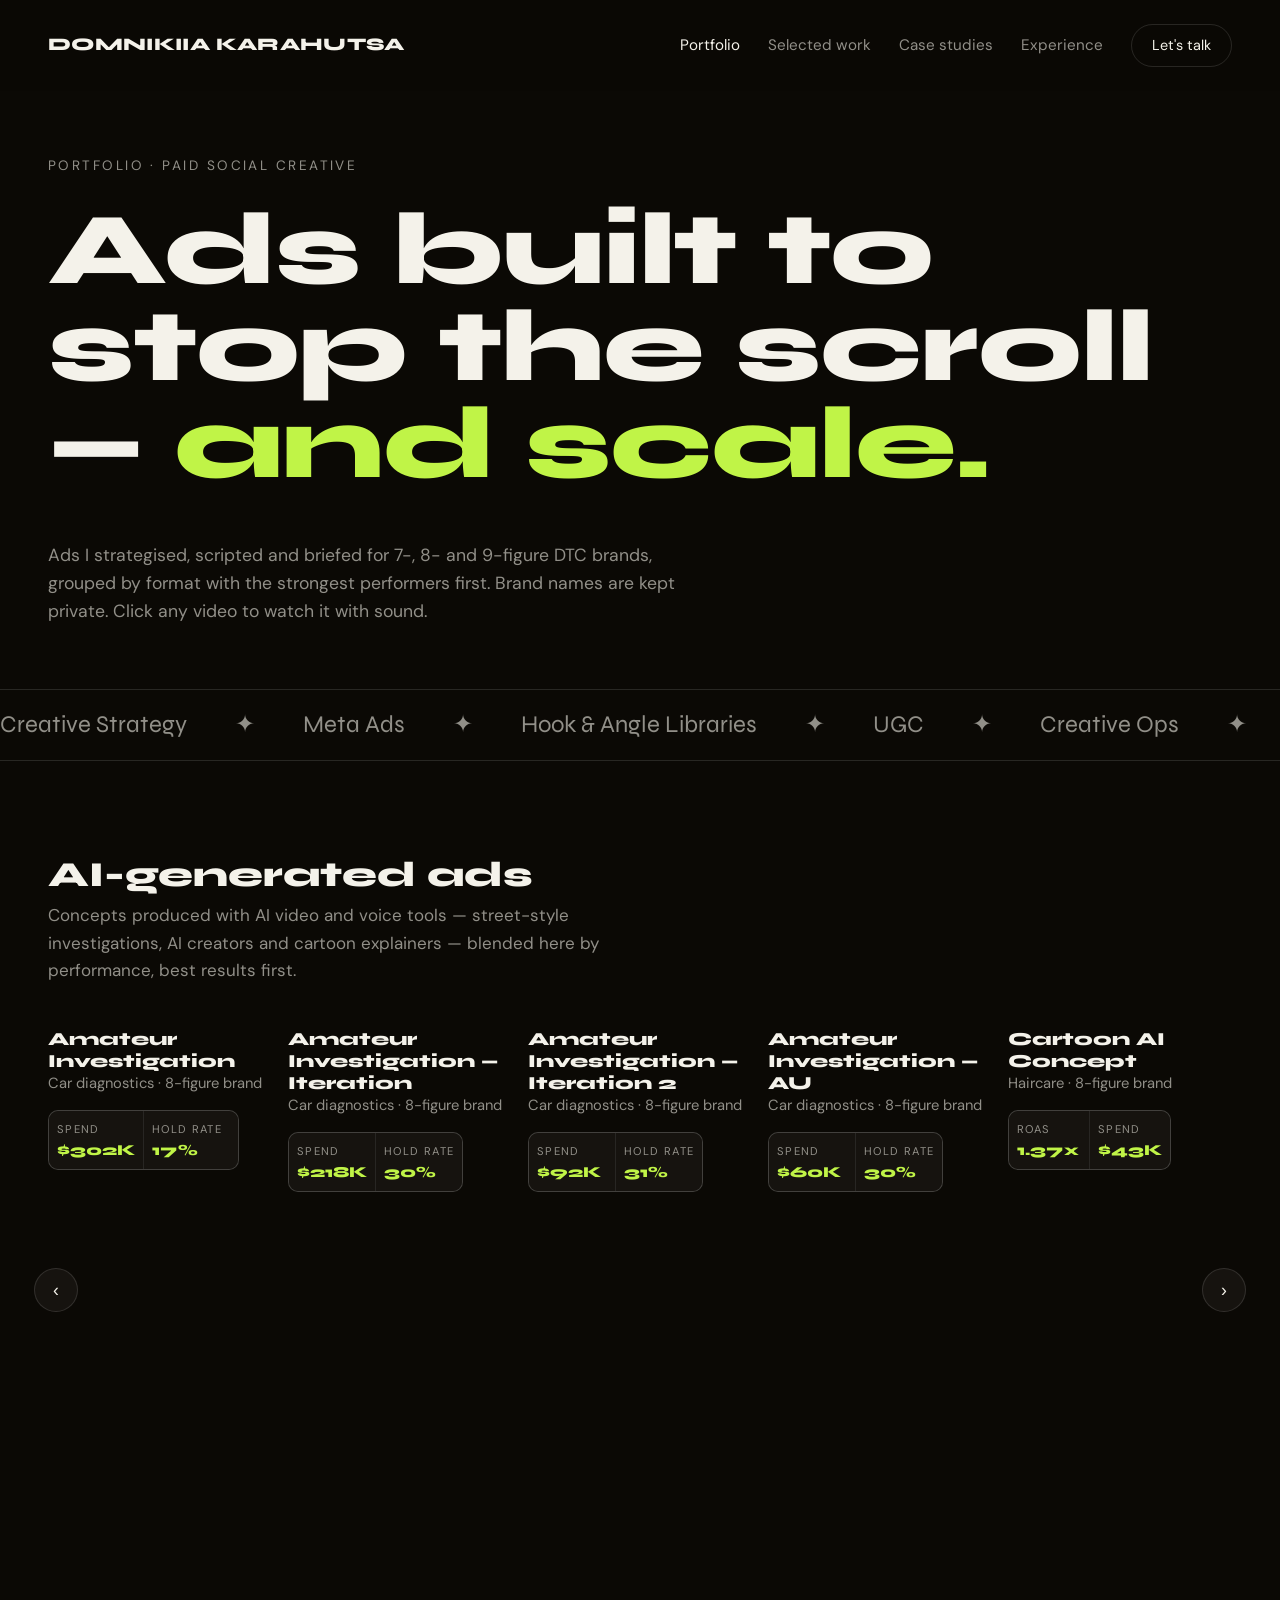
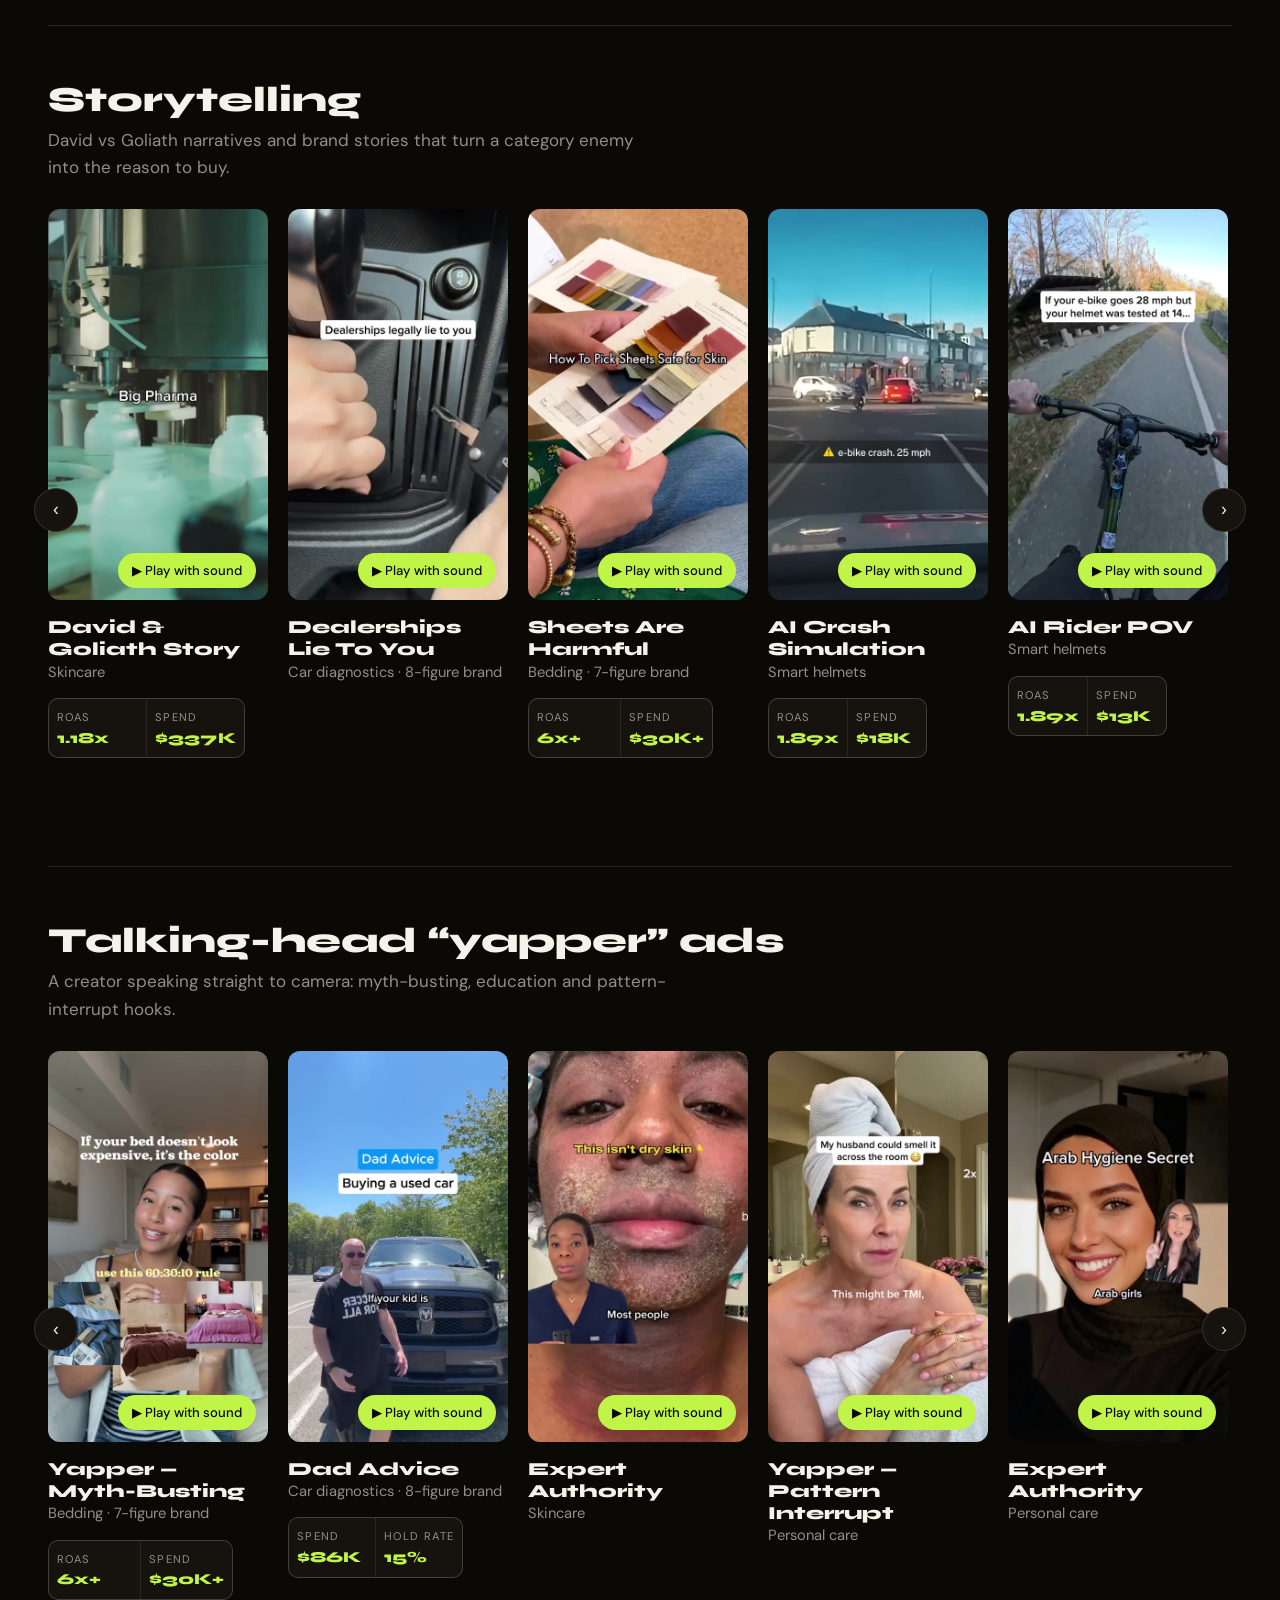
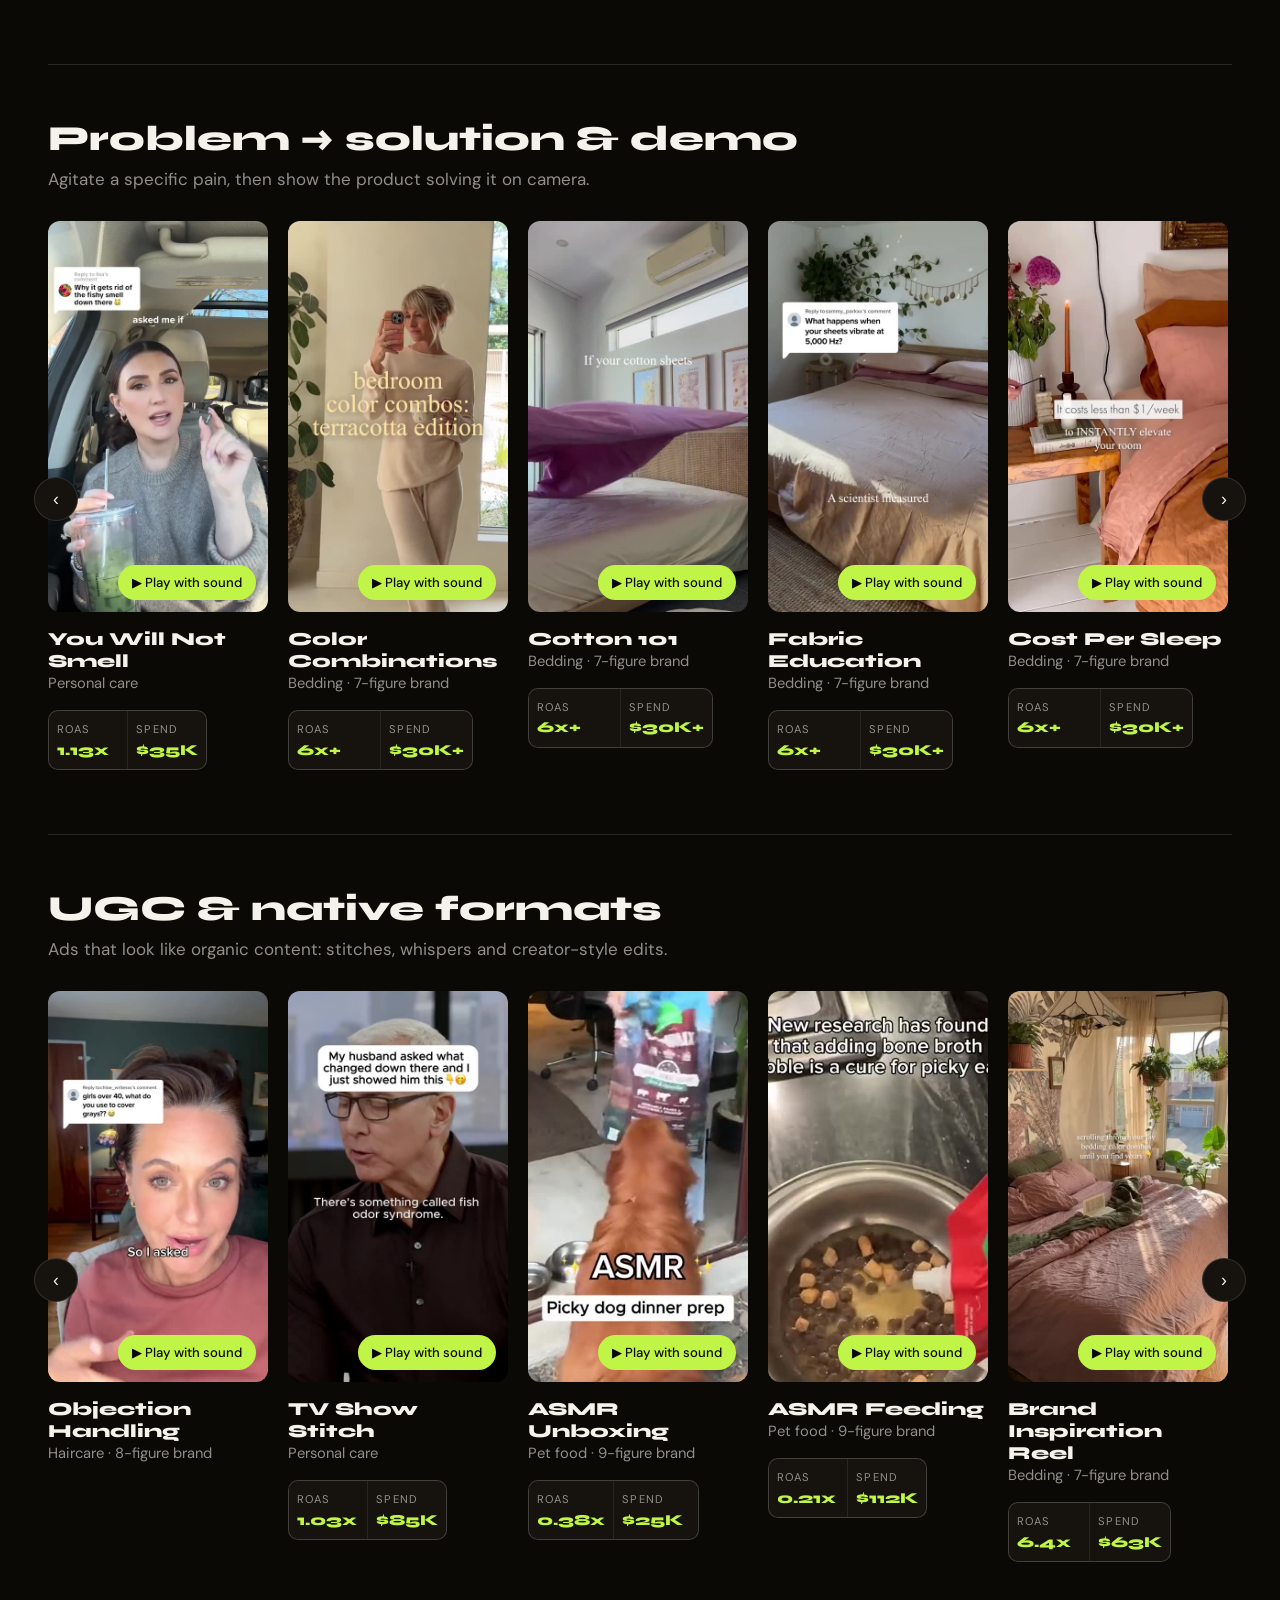
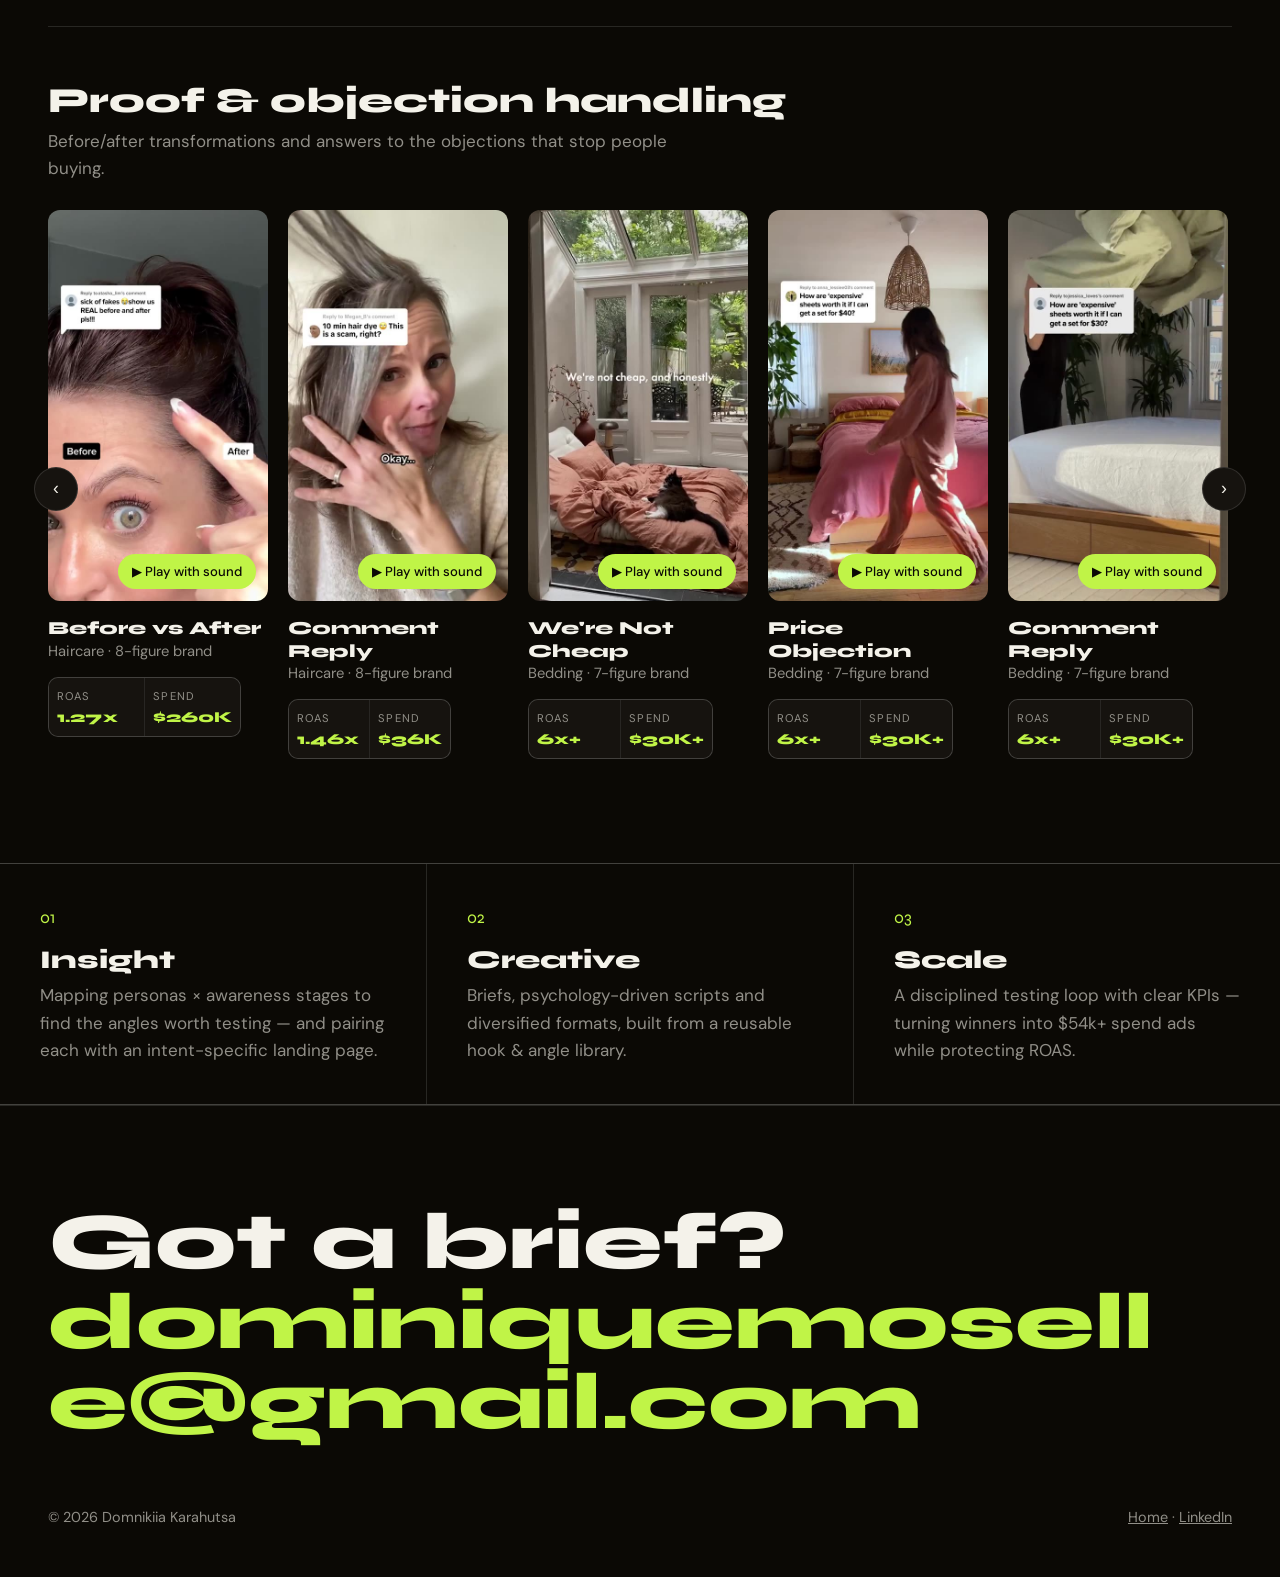
<file: portfolio/index.html>
<!doctype html>
<html lang="en">
<head>
  <meta charset="utf-8">
  <meta name="viewport" content="width=device-width, initial-scale=1">
  <title>Portfolio — Domnikiia Karahutsa</title>
  <meta name="description" content="Selected paid social ads by Creative Strategist Domnikiia (Nika) Karahutsa for 7-, 8- and 9-figure DTC brands, organised by format.">
  <meta name="robots" content="noindex, nofollow">
  <meta property="og:title" content="Portfolio — Domnikiia Karahutsa">
  <meta property="og:description" content="Selected paid social ads for DTC brands: storytelling, myth-busting, UGC and objection-handling creatives.">
  <meta name="theme-color" content="#14130f">
  <link rel="preconnect" href="https://fonts.googleapis.com">
  <link rel="preconnect" href="https://fonts.gstatic.com" crossorigin>
  <link href="https://fonts.googleapis.com/css2?family=DM+Sans:wght@400;500&family=Syne:wght@600;800&display=swap" rel="stylesheet">
  <link rel="stylesheet" href="/styles.css">
</head>
<body>

<nav class="wrap">
  <a class="logo" href="/">DOMNIKIIA KARAHUTSA</a>
  <div class="nav-links">
    <a href="/portfolio" aria-current="page">Portfolio</a>
    <a href="/#work">Selected work</a>
    <a href="/#cases">Case studies</a>
    <a href="/#experience">Experience</a>
    <a class="pill" href="https://calendar.app.google/YEVUSREVn8VdLCua9" target="_blank" rel="noopener">Let's talk</a>
  </div>
</nav>

<main>

  <section class="hero wrap" style="padding-bottom: 64px">
    <p class="eyebrow">Portfolio · Paid social creative</p>
    <h1>Ads built to stop the scroll — <span class="lime">and scale.</span></h1>
    <div class="hero-row">
      <div class="hero-intro muted">
        <p>Ads I strategised, scripted and briefed for 7-, 8- and 9-figure DTC brands, grouped by format with the strongest performers first. Brand names are kept private. Click any video to watch it with sound.</p>
      </div>
    </div>
  </section>

  <div class="marquee" aria-hidden="true">
    <div class="marquee-track" id="marquee"></div>
  </div>

  <section class="section wrap">
    <div id="formats"></div>
  </section>

  <section class="process reveal">
    <div><p class="n">01</p><h3>Insight</h3><p class="muted">Mapping personas × awareness stages to find the angles worth testing — and pairing each with an intent-specific landing page.</p></div>
    <div><p class="n">02</p><h3>Creative</h3><p class="muted">Briefs, psychology-driven scripts and diversified formats, built from a reusable hook &amp; angle library.</p></div>
    <div><p class="n">03</p><h3>Scale</h3><p class="muted">A disciplined testing loop with clear KPIs — turning winners into $54k+ spend ads while protecting ROAS.</p></div>
  </section>

</main>

<footer class="wrap">
  <h2>Got a brief?<br><a href="mailto:dominiquemoselle@gmail.com">dominiquemoselle@gmail.com</a></h2>
  <div class="foot-row">
    <span>© <span data-year></span> Domnikiia Karahutsa</span>
    <span><a href="/">Home</a> · <a href="https://www.linkedin.com/in/domnikiia-karahutsa/" target="_blank" rel="noopener">LinkedIn</a></span>
  </div>
</footer>

<script src="/site.js"></script>
</body>
</html>
</file>
<file: styles.css>
:root {
  --bg: oklch(0.14 0.01 80);
  --fg: oklch(0.96 0.01 90);
  --card: oklch(0.19 0.01 80);
  --primary: oklch(0.9 0.2 125);
  --on-primary: oklch(0.14 0.01 80);
  --muted: oklch(0.24 0.01 80);
  --muted-fg: oklch(0.65 0.01 90);
  --accent: oklch(0.7 0.2 40);
  --border: oklch(1 0 0 / 12%);
  --radius: 1rem;
  --display: "Syne", sans-serif;
  --sans: "DM Sans", system-ui, sans-serif;
  --pad: clamp(24px, 5vw, 48px);
}
* { box-sizing: border-box; border-color: var(--border); }
html { scroll-behavior: smooth; }
body { margin: 0; background: var(--bg); color: var(--fg); font: 400 17px/1.6 var(--sans); -webkit-font-smoothing: antialiased; }
h1, h2, h3, h4 { font-family: var(--display); font-weight: 800; margin: 0; line-height: 1.05; }
p { margin: 0; }
a { color: inherit; }
img, video { display: block; max-width: 100%; }
.muted { color: var(--muted-fg); }
.lime { color: var(--primary); }
.orange { color: var(--accent); }
.wrap { padding-left: var(--pad); padding-right: var(--pad); }
.eyebrow { font-size: .85rem; text-transform: uppercase; letter-spacing: .18em; color: var(--muted-fg); margin-bottom: 24px; }
.section { padding-top: 96px; padding-bottom: 96px; }
.section-title { font-size: clamp(1.9rem, 4.5vw, 3rem); margin-bottom: 48px; }

/* Nav */
nav { display: flex; align-items: center; justify-content: space-between; gap: 16px; padding-top: 24px; padding-bottom: 24px; position: sticky; top: 0; z-index: 20; background: color-mix(in oklch, var(--bg) 85%, transparent); backdrop-filter: blur(10px); }
/* Keep anchor-link targets from landing underneath the sticky nav */
section[id] { scroll-margin-top: 88px; }
.logo { font-family: var(--display); font-weight: 800; font-size: 1.1rem; text-decoration: none; letter-spacing: .02em; }
.nav-links { display: flex; align-items: center; gap: 28px; }
.nav-links a:not(.pill) { text-decoration: none; font-size: .95rem; color: var(--muted-fg); transition: color .2s; }
.nav-links a:not(.pill):hover { color: var(--fg); }
.pill { display: inline-block; border: 1px solid var(--border); border-radius: 999px; padding: 9px 20px; font-size: .9rem; text-decoration: none; transition: background .2s, color .2s, border-color .2s; }
.pill:hover { background: var(--primary); color: var(--on-primary); border-color: var(--primary); }
.pill.solid { background: var(--primary); color: var(--on-primary); border-color: var(--primary); font-weight: 500; }
.pill.solid:hover { filter: brightness(1.08); }

/* Hero */
.hero { padding-top: 64px; padding-bottom: 96px; }
.hero h1 { max-width: 15ch; font-size: clamp(2.9rem, 8.4vw, 6.4rem); line-height: .95; letter-spacing: -.01em; }
.hero-stat { font-family: var(--display); font-weight: 600; font-size: clamp(1.1rem, 2.2vw, 1.5rem); color: var(--fg); margin-top: 20px; }
.hero-row { display: grid; grid-template-columns: minmax(0, 1fr) auto; gap: 48px; align-items: end; margin-top: 48px; }
.hero-intro { max-width: 640px; font-size: 1.1rem; display: grid; gap: 14px; }
.hero-intro b { color: var(--fg); font-weight: 500; }
.hero-cta { display: flex; flex-wrap: wrap; gap: 12px; margin-top: 12px; }
.portrait { width: 220px; aspect-ratio: 3 / 4; border-radius: var(--radius); overflow: hidden; background: var(--card); }
.portrait img { width: 100%; height: 100%; object-fit: cover; object-position: 72% 44%; }

/* Marquee */
.marquee { overflow: hidden; border-top: 1px solid var(--border); border-bottom: 1px solid var(--border); padding: 16px 0; }
.marquee-track { display: flex; width: max-content; gap: 48px; white-space: nowrap; font-family: var(--display); font-size: 1.5rem; color: var(--muted-fg); animation: marquee 30s linear infinite; }
@keyframes marquee { to { transform: translateX(-50%); } }

/* Stats */
.stats { display: grid; grid-template-columns: repeat(auto-fit, minmax(230px, 1fr)); gap: 1px; background: var(--border); border: 1px solid var(--border); border-radius: var(--radius); overflow: hidden; }
.stat { background: var(--bg); padding: 32px 28px; }
.stat .num { font-family: var(--display); font-weight: 800; font-size: clamp(2rem, 3.2vw, 2.6rem); white-space: nowrap; line-height: 1; color: var(--primary); margin-bottom: 16px; }
.stat h4 { font-family: var(--sans); font-weight: 500; font-size: 1.1rem; margin-bottom: 8px; }
.stat p { color: var(--muted-fg); font-size: .95rem; }

/* Work */
.work-grid { display: grid; grid-template-columns: repeat(4, minmax(0, 1fr)); gap: 32px 24px; }
.work { display: flex; flex-direction: column; justify-content: flex-start; align-self: start; text-align: left; background: none; border: 0; padding: 0; color: inherit; font: inherit; cursor: pointer; }
.work-media { position: relative; aspect-ratio: 9 / 16; border-radius: 12px; overflow: hidden; background: var(--card); }
.work-media video { width: 100%; height: 100%; object-fit: cover; transition: transform .7s ease; }
.work:hover video { transform: scale(1.05); }
.work-media .soon { position: absolute; inset: 0; display: grid; place-items: center; padding: 20px; text-align: center; font-family: var(--display); font-size: 1.1rem; color: var(--muted-fg); }
.work-media .play { position: absolute; right: 12px; bottom: 12px; background: var(--primary); color: var(--on-primary); border-radius: 999px; padding: 7px 14px; font-size: .82rem; font-weight: 500; }
.work.empty .play { display: none; }
.work.empty { cursor: default; }
.work-meta { margin-top: 16px; display: flex; flex-direction: column; gap: 4px; }
.work-meta h3 { font-size: 1.15rem; line-height: 1.2; }
.work-meta p { font-size: .92rem; }
.work-meta .tag { order: -1; color: var(--accent); font-weight: 500; font-size: .78rem; text-transform: uppercase; letter-spacing: .1em; }

/* Process */
.process { display: grid; grid-template-columns: repeat(3, 1fr); gap: 1px; background: var(--border); border-top: 1px solid var(--border); border-bottom: 1px solid var(--border); }
.process > div { background: var(--bg); padding: 40px; }
.process .n { font-family: var(--display); color: var(--primary); }
.process h3 { font-size: 1.6rem; margin: 16px 0 8px; }

/* Case studies */
.cases { display: grid; gap: 24px; }
.case { background: var(--card); border-radius: var(--radius); padding: clamp(28px, 4vw, 44px); }
.case-head { display: flex; flex-wrap: wrap; justify-content: space-between; gap: 8px 24px; align-items: baseline; margin-bottom: 28px; }
.case-head h3 { font-size: clamp(1.6rem, 3vw, 2.2rem); }
.case-stats { display: grid; grid-template-columns: repeat(auto-fit, minmax(220px, 1fr)); gap: 28px; }
.case-stats .num { font-family: var(--display); font-weight: 800; font-size: clamp(2rem, 3.2vw, 2.4rem); white-space: nowrap; line-height: 1; color: var(--primary); margin-bottom: 12px; }
.case-stats h4 { font-family: var(--sans); font-weight: 500; font-size: 1.05rem; margin-bottom: 4px; }
.case-stats em { display: block; color: var(--accent); font-style: normal; font-size: .9rem; margin-bottom: 8px; }
.case-stats p { color: var(--muted-fg); font-size: .93rem; }
.shots { display: grid; grid-template-columns: repeat(auto-fit, minmax(280px, 1fr)); gap: 16px; margin-top: 28px; }
.shots img { width: 100%; border-radius: 10px; border: 1px solid var(--border); }

/* Experience */
.job { display: grid; grid-template-columns: 260px minmax(0, 1fr); gap: 16px 48px; padding: 36px 0; border-top: 1px solid var(--border); }
.job:last-child { border-bottom: 1px solid var(--border); }
.job h3 { font-size: 1.5rem; }
.job .role { color: var(--primary); margin-top: 6px; }
.job .years { color: var(--muted-fg); font-size: .9rem; margin-top: 2px; }
.job ul { margin: 0; padding-left: 1.1em; color: var(--muted-fg); display: grid; gap: 8px; }
.job li::marker { color: var(--accent); }

/* Skills */
.skills { display: grid; grid-template-columns: repeat(3, minmax(0, 1fr)); gap: 1px; background: var(--border); border: 1px solid var(--border); border-radius: var(--radius); overflow: hidden; }
.skills > div { background: var(--bg); padding: 32px; }
.skills .n { font-family: var(--display); color: var(--primary); font-size: .95rem; }
.skills h3 { font-size: 1.3rem; margin: 12px 0 8px; }
.skills p { color: var(--muted-fg); font-size: .95rem; }
.tools { display: grid; grid-template-columns: repeat(auto-fit, minmax(240px, 1fr)); gap: 24px; margin-top: 48px; }
.tools h4 { font-family: var(--sans); font-weight: 500; font-size: .85rem; letter-spacing: .14em; text-transform: uppercase; color: var(--muted-fg); margin-bottom: 12px; }
.chips { display: flex; flex-wrap: wrap; gap: 8px; }
.chips span { border: 1px solid var(--border); border-radius: 999px; padding: 5px 12px; font-size: .85rem; }

/* Testimonials */
.quotes { display: grid; grid-template-columns: repeat(auto-fit, minmax(320px, 1fr)); gap: 24px; }
.quote { background: var(--card); border-radius: var(--radius); padding: 36px; display: flex; flex-direction: column; gap: 16px; }
.quote blockquote { margin: 0; font-size: 1.08rem; display: grid; gap: 12px; }
.quote .who { margin-top: auto; padding-top: 8px; }
.quote .who strong { font-family: var(--display); font-size: 1.1rem; display: block; }
.more { margin-top: 28px; color: var(--muted-fg); }
.more a { color: var(--primary); }

/* Education */
.edu { display: flex; flex-wrap: wrap; gap: 12px; }
.edu div { border: 1px solid var(--border); border-radius: 12px; padding: 16px 20px; }
.edu strong { font-weight: 500; display: block; }
.edu span { color: var(--muted-fg); font-size: .9rem; }

/* Footer */
footer { padding-top: 96px; padding-bottom: 48px; border-top: 1px solid var(--border); }
footer h2 { font-size: clamp(2.4rem, 7vw, 5rem); line-height: 1; }
footer h2 a { color: var(--primary); text-decoration: none; word-break: break-word; }
footer h2 a:hover { text-decoration: underline; }
.foot-row { display: flex; flex-wrap: wrap; justify-content: space-between; gap: 16px; margin-top: 64px; color: var(--muted-fg); font-size: .9rem; }
.foot-row a { color: var(--muted-fg); }

/* Modal */
.modal { position: fixed; inset: 0; z-index: 50; display: none; align-items: center; justify-content: center; padding: 24px; background: color-mix(in oklch, var(--bg) 90%, transparent); backdrop-filter: blur(8px); }
.modal.open { display: flex; }
.modal video { max-height: 88vh; max-width: 100%; border-radius: 12px; }
.modal .close { position: absolute; top: 20px; right: 24px; background: none; border: 0; color: var(--fg); font-size: 1.6rem; cursor: pointer; }

.reveal { opacity: 0; transform: translateY(20px); transition: opacity .8s ease, transform .8s ease; }
.reveal.in { opacity: 1; transform: none; }
@media (prefers-reduced-motion: reduce) {
  .reveal { opacity: 1; transform: none; transition: none; }
  .marquee-track { animation: none; }
}

@media (max-width: 1000px) {
  .work-grid { grid-template-columns: repeat(2, minmax(0, 1fr)); }
  .skills { grid-template-columns: repeat(2, minmax(0, 1fr)); }
}
@media (max-width: 760px) {
  body { font-size: 16px; }
  .nav-links a:not(.pill) { display: none; }
  .hero-row { grid-template-columns: 1fr; }
  .portrait { width: 160px; }
  .process { grid-template-columns: 1fr; }
  .process > div { padding: 32px var(--pad); }
  .job { grid-template-columns: 1fr; }
  .section { padding-top: 72px; padding-bottom: 72px; }
  .work-grid { gap: 28px 14px; }
  .work-meta h3 { font-size: 1rem; }
  .skills { grid-template-columns: 1fr; }
}

/* Section header with link */
.section-head { display: flex; flex-wrap: wrap; justify-content: space-between; align-items: end; gap: 16px; margin-bottom: 48px; }
.section-head .section-title { margin-bottom: 0; }
.link-arrow { color: var(--primary); text-decoration: none; font-family: var(--display); font-weight: 600; font-size: 1.1rem; white-space: nowrap; }
.link-arrow:hover { text-decoration: underline; }
.work-grid.two { grid-template-columns: repeat(2, minmax(0, 1fr)); max-width: 760px; }
.brand { padding-top: 56px; border-top: 1px solid var(--border); margin-top: 56px; }
.brand:first-of-type { border-top: 0; margin-top: 0; padding-top: 0; }
.brand-head { display: flex; flex-wrap: wrap; justify-content: space-between; align-items: baseline; gap: 8px 24px; margin-bottom: 28px; }
.brand-head h3 { font-size: clamp(1.6rem, 3vw, 2.2rem); }
.nav-links a[aria-current="page"] { color: var(--fg); }
.format-desc { max-width: 620px; margin-top: 8px; }
.metrics { display: grid; grid-template-columns: repeat(2, minmax(0, 1fr)); gap: 1px; margin: 14px 0 0; background: var(--border); border: 1px solid var(--border); border-radius: 10px; overflow: hidden; }
.metrics > div { background: var(--card); padding: 10px 12px; }
.metrics dt { font-size: .7rem; text-transform: uppercase; letter-spacing: .12em; color: var(--muted-fg); }
.metrics dd { margin: 2px 0 0; font-family: var(--display); font-weight: 800; font-size: 1.15rem; color: var(--primary); }

/* Carousel (achievements, selected work) */
.carousel-wrap { position: relative; }
.carousel-track { display: flex; gap: 20px; overflow-x: auto; scroll-snap-type: x mandatory; scroll-padding-left: var(--pad); padding-bottom: 8px; -webkit-overflow-scrolling: touch; scrollbar-width: none; }
.carousel-track::-webkit-scrollbar { display: none; }
.carousel-track > * { scroll-snap-align: start; flex: 0 0 auto; }
.carousel-arrow { position: absolute; top: 50%; transform: translateY(-50%); width: 44px; height: 44px; border-radius: 999px; background: var(--card); border: 1px solid var(--border); color: var(--fg); font-size: 1.1rem; cursor: pointer; display: grid; place-items: center; z-index: 2; }
.carousel-arrow:hover { background: var(--primary); color: var(--on-primary); border-color: var(--primary); }
.carousel-arrow.prev { left: -14px; }
.carousel-arrow.next { right: -14px; }
@media (max-width: 760px) { .carousel-arrow { display: none; } }

/* Achievement cards (carousel) */
.achieve-card { background: var(--card); border-radius: var(--radius); padding: 28px; width: 300px; display: flex; flex-direction: column; gap: 14px; }
.achieve-badge { align-self: start; border: 1px solid var(--border); border-radius: 999px; padding: 4px 12px; font-size: .74rem; text-transform: uppercase; letter-spacing: .1em; color: var(--muted-fg); }
.achieve-card .num { font-family: var(--display); font-weight: 800; font-size: clamp(2rem, 3vw, 2.4rem); color: var(--primary); line-height: 1; }
.achieve-card h4 { font-size: 1rem; font-weight: 500; font-family: var(--sans); }
.achieve-card p.muted { font-size: .9rem; }
.achieve-mini { display: grid; grid-template-columns: repeat(3, 1fr); gap: 1px; background: var(--border); border: 1px solid var(--border); border-radius: 10px; overflow: hidden; margin-top: auto; }
.achieve-mini div { background: var(--bg); padding: 10px 8px; text-align: center; }
.achieve-mini dt { font-size: .62rem; text-transform: uppercase; letter-spacing: .08em; color: var(--muted-fg); }
.achieve-mini dd { margin: 3px 0 0; font-family: var(--display); font-weight: 800; font-size: .95rem; color: var(--accent); }
.stat-card { background: var(--card); border-radius: var(--radius); padding: 28px; width: 260px; flex-shrink: 0; }
.stat-card .num { font-family: var(--display); font-weight: 800; font-size: clamp(2rem, 3.2vw, 2.6rem); line-height: 1; color: var(--primary); margin-bottom: 16px; }
.stat-card h4 { font-family: var(--sans); font-weight: 500; font-size: 1.1rem; margin-bottom: 8px; }
.stat-card p { color: var(--muted-fg); font-size: .95rem; }

/* Selected work: numbered horizontal row */
.selected-row { gap: 24px; }
.selected-row .work { width: 220px; }
.selected-row .work-media { position: relative; }
.rank-n { position: absolute; top: 10px; left: 10px; z-index: 1; font-family: var(--sans); font-weight: 700; font-size: .95rem; line-height: 1; color: var(--fg); background: color-mix(in oklch, var(--bg) 70%, transparent); border-radius: 8px; padding: 4px 7px; }
.spend-badge { position: absolute; top: 10px; right: 10px; left: auto; bottom: auto; max-width: calc(100% - 56px); background: color-mix(in oklch, var(--bg) 78%, transparent); color: var(--primary); font-family: var(--display); font-weight: 800; font-size: .72rem; line-height: 1.15; border-radius: 10px; padding: 4px 8px; text-align: right; }

/* Portfolio page: each format section is a horizontal carousel, not a grid */
.format-row { gap: 20px; }
.format-row .work { width: 220px; }
.format-row .work-media { position: relative; }

/* Metrics grid: value text wraps onto a second line rather than ever being cut off */
.metrics dd { font-size: .95rem; white-space: normal; overflow-wrap: break-word; line-height: 1.2; }
.metrics dt { white-space: nowrap; }
.metrics > div { padding: 10px 8px; min-width: 0; }

@media (max-width: 760px) {
  .achieve-card, .stat-card { width: 260px; }
  .selected-row .work, .format-row .work { width: 180px; }
  .metrics dd { font-size: .85rem; }
  .rank-n { font-size: .85rem; padding: 2px 6px; }
  .spend-badge { font-size: .64rem; padding: 3px 6px; max-width: calc(100% - 46px); }
}
</file>
